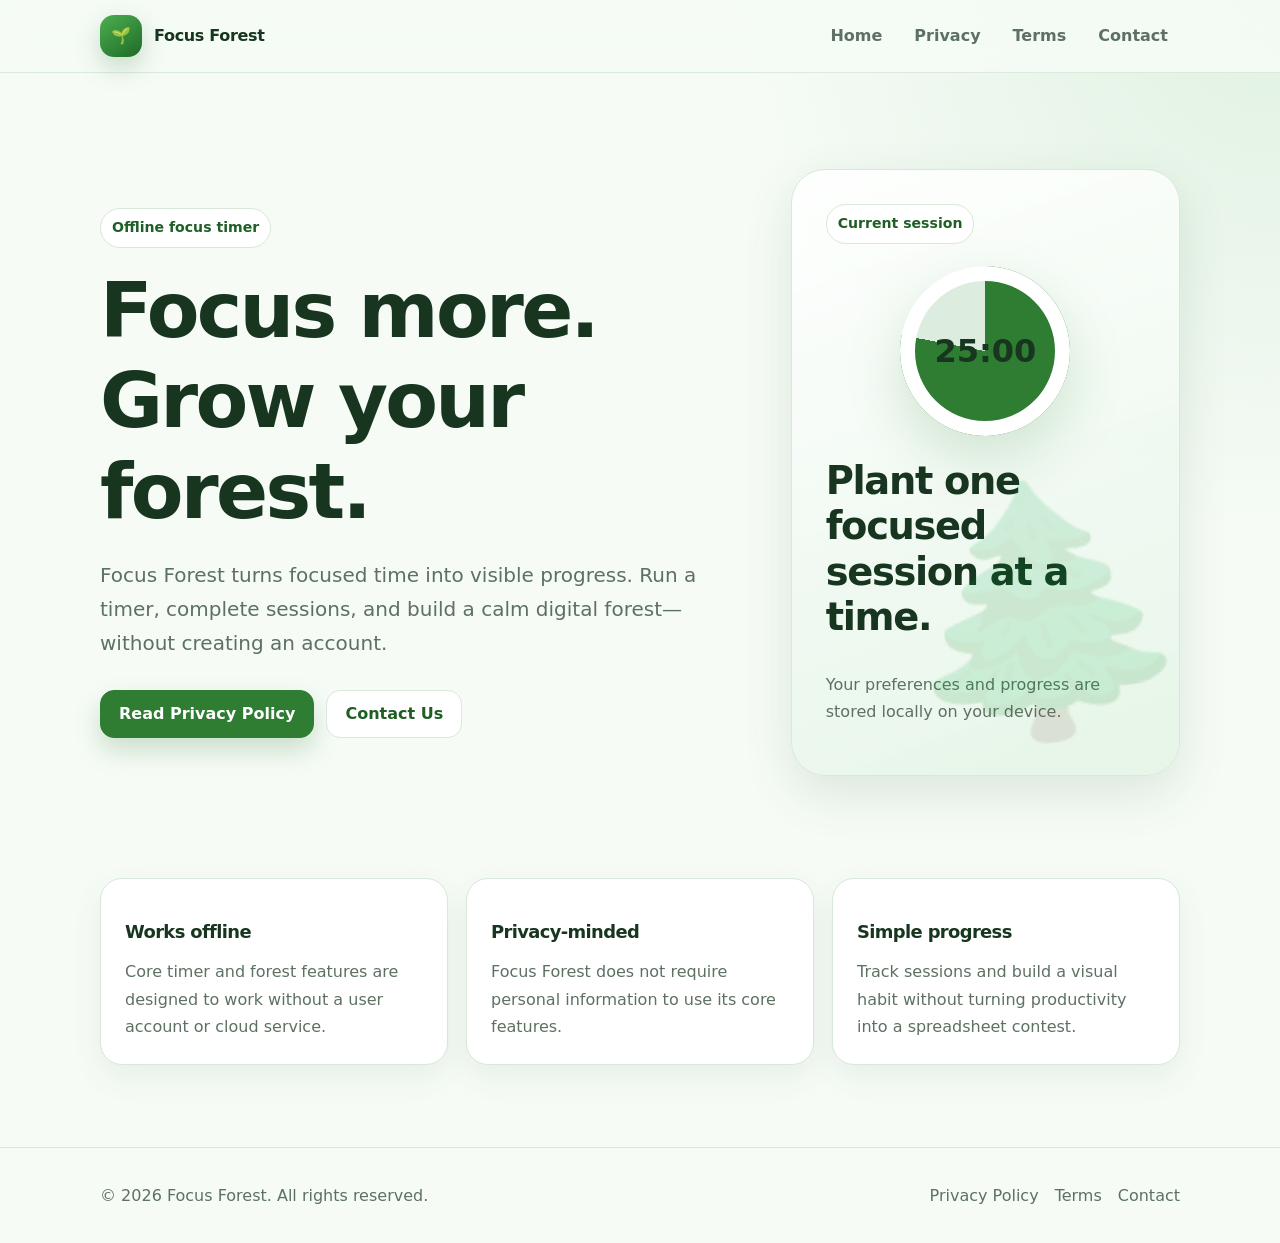
<file: docs/index.html>
<!doctype html>
<html lang="en">
<head>
  <meta charset="utf-8">
  <meta name="viewport" content="width=device-width, initial-scale=1">
  <meta name="description" content="Focus Forest is an offline focus timer that helps you focus more and grow your forest.">
  <title>Focus Forest — Focus more. Grow your forest.</title>
  <link rel="stylesheet" href="styles.css">
</head>
<body>

<header class="site-header">
  <div class="container nav">
    <a class="brand" href="index.html">
      <span class="brand-mark" aria-hidden="true">🌱</span>
      <span>Focus Forest</span>
    </a>
    <nav class="nav-links" aria-label="Primary navigation">
      <a href="index.html">Home</a>
      <a href="privacy-policy.html">Privacy</a>
      <a href="terms.html">Terms</a>
      <a href="contact.html">Contact</a>
    </nav>
  </div>
</header>

<main>
  <section class="hero">
    <div class="container hero-grid">
      <div>
        <span class="eyebrow">Offline focus timer</span>
        <h1>Focus more.<br>Grow your forest.</h1>
        <p class="lead">
          Focus Forest turns focused time into visible progress. Run a timer, complete sessions,
          and build a calm digital forest—without creating an account.
        </p>
        <div class="actions">
          <a class="button primary" href="privacy-policy.html">Read Privacy Policy</a>
          <a class="button secondary" href="contact.html">Contact Us</a>
        </div>
      </div>
      <div class="forest-card" aria-label="Focus timer preview">
        <span class="eyebrow">Current session</span>
        <div class="timer">25:00</div>
        <h2>Plant one focused session at a time.</h2>
        <p class="meta">Your preferences and progress are stored locally on your device.</p>
      </div>
    </div>
  </section>

  <section class="section">
    <div class="container">
      <div class="cards">
        <article class="card">
          <h3>Works offline</h3>
          <p>Core timer and forest features are designed to work without a user account or cloud service.</p>
        </article>
        <article class="card">
          <h3>Privacy-minded</h3>
          <p>Focus Forest does not require personal information to use its core features.</p>
        </article>
        <article class="card">
          <h3>Simple progress</h3>
          <p>Track sessions and build a visual habit without turning productivity into a spreadsheet contest.</p>
        </article>
      </div>
    </div>
  </section>
</main>

<footer class="site-footer">
  <div class="container footer-row">
    <span>© <span data-year></span> Focus Forest. All rights reserved.</span>
    <div class="footer-links">
      <a href="privacy-policy.html">Privacy Policy</a>
      <a href="terms.html">Terms</a>
      <a href="mailto:jamusman23045@gmail.com">Contact</a>
    </div>
  </div>
</footer>
<script src="script.js"></script>

</body>
</html>
</file>
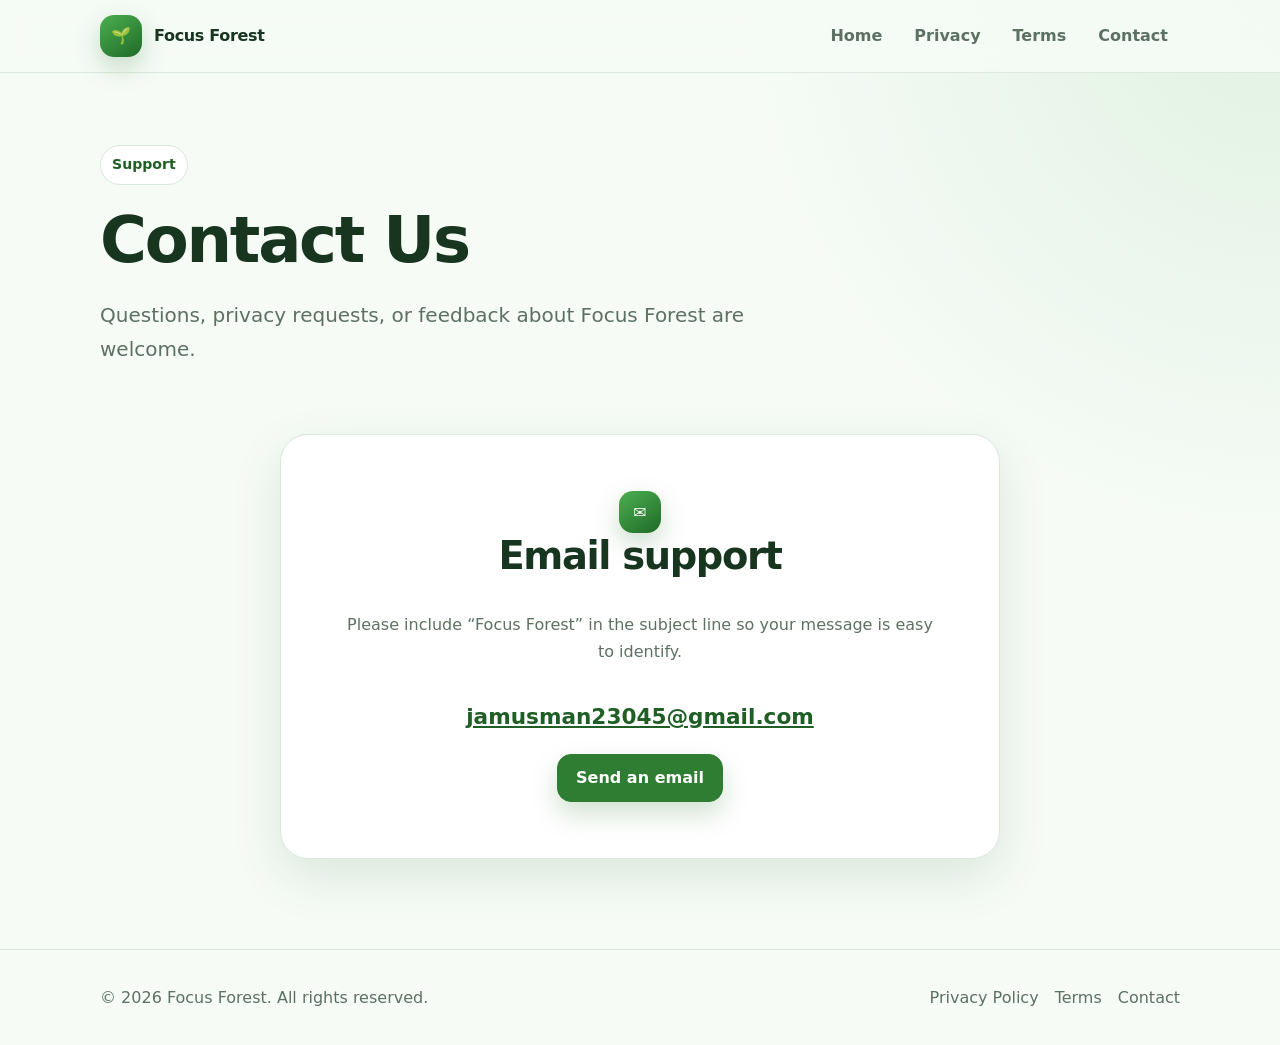
<file: docs/contact.html>
<!doctype html>
<html lang="en">
<head>
  <meta charset="utf-8">
  <meta name="viewport" content="width=device-width, initial-scale=1">
  <meta name="description" content="Contact Focus Forest support.">
  <title>Contact Us — Focus Forest</title>
  <link rel="stylesheet" href="styles.css">
</head>
<body>

<header class="site-header">
  <div class="container nav">
    <a class="brand" href="index.html">
      <span class="brand-mark" aria-hidden="true">🌱</span>
      <span>Focus Forest</span>
    </a>
    <nav class="nav-links" aria-label="Primary navigation">
      <a href="index.html">Home</a>
      <a href="privacy-policy.html">Privacy</a>
      <a href="terms.html">Terms</a>
      <a href="contact.html">Contact</a>
    </nav>
  </div>
</header>

<main>
  <section class="page-hero">
    <div class="container">
      <span class="eyebrow">Support</span>
      <h1>Contact Us</h1>
      <p class="lead">Questions, privacy requests, or feedback about Focus Forest are welcome.</p>
    </div>
  </section>

  <section class="container">
    <div class="contact-box">
      <div class="brand-mark" style="margin: 0 auto;">✉</div>
      <h2>Email support</h2>
      <p class="meta">Please include “Focus Forest” in the subject line so your message is easy to identify.</p>
      <a class="email" href="mailto:jamusman23045@gmail.com?subject=Focus%20Forest%20Support">jamusman23045@gmail.com</a>
      <div>
        <a class="button primary" href="mailto:jamusman23045@gmail.com?subject=Focus%20Forest%20Support">Send an email</a>
      </div>
    </div>
  </section>
</main>

<footer class="site-footer">
  <div class="container footer-row">
    <span>© <span data-year></span> Focus Forest. All rights reserved.</span>
    <div class="footer-links">
      <a href="privacy-policy.html">Privacy Policy</a>
      <a href="terms.html">Terms</a>
      <a href="mailto:jamusman23045@gmail.com">Contact</a>
    </div>
  </div>
</footer>
<script src="script.js"></script>

</body>
</html>
</file>
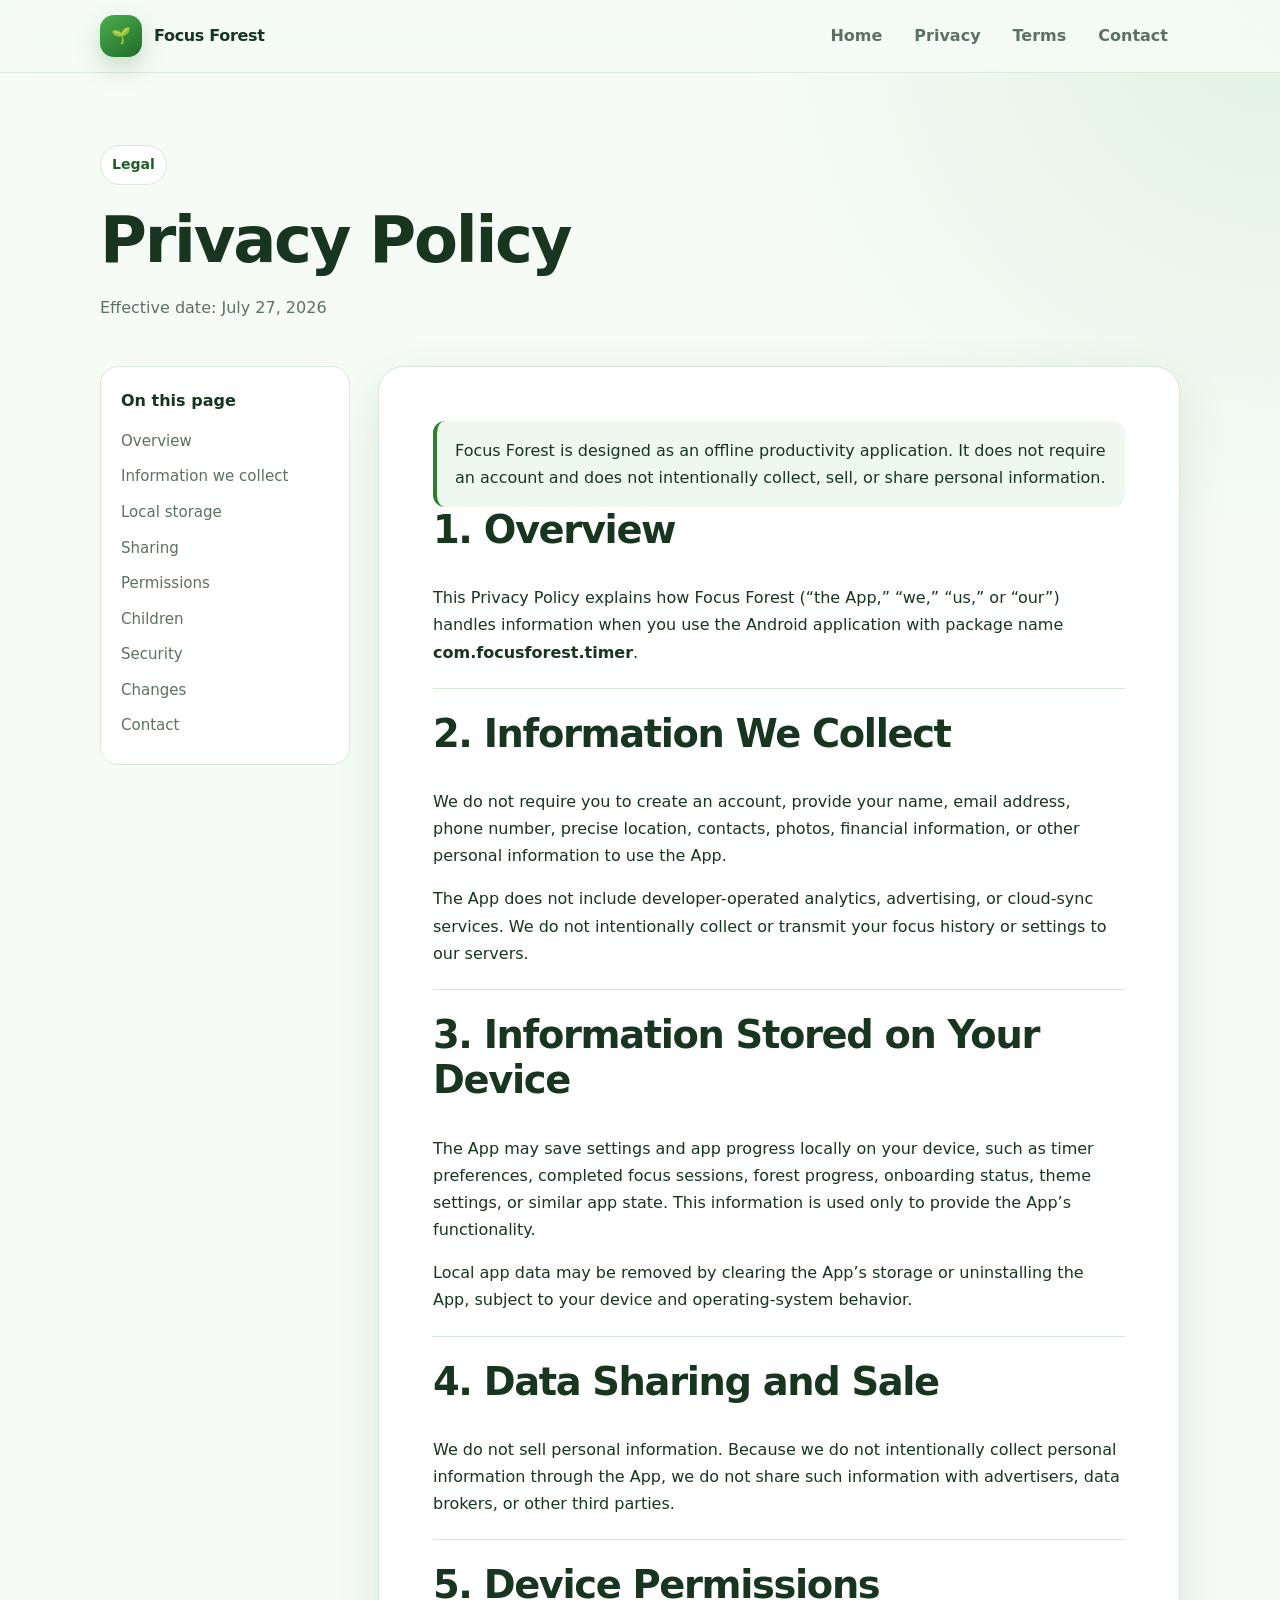
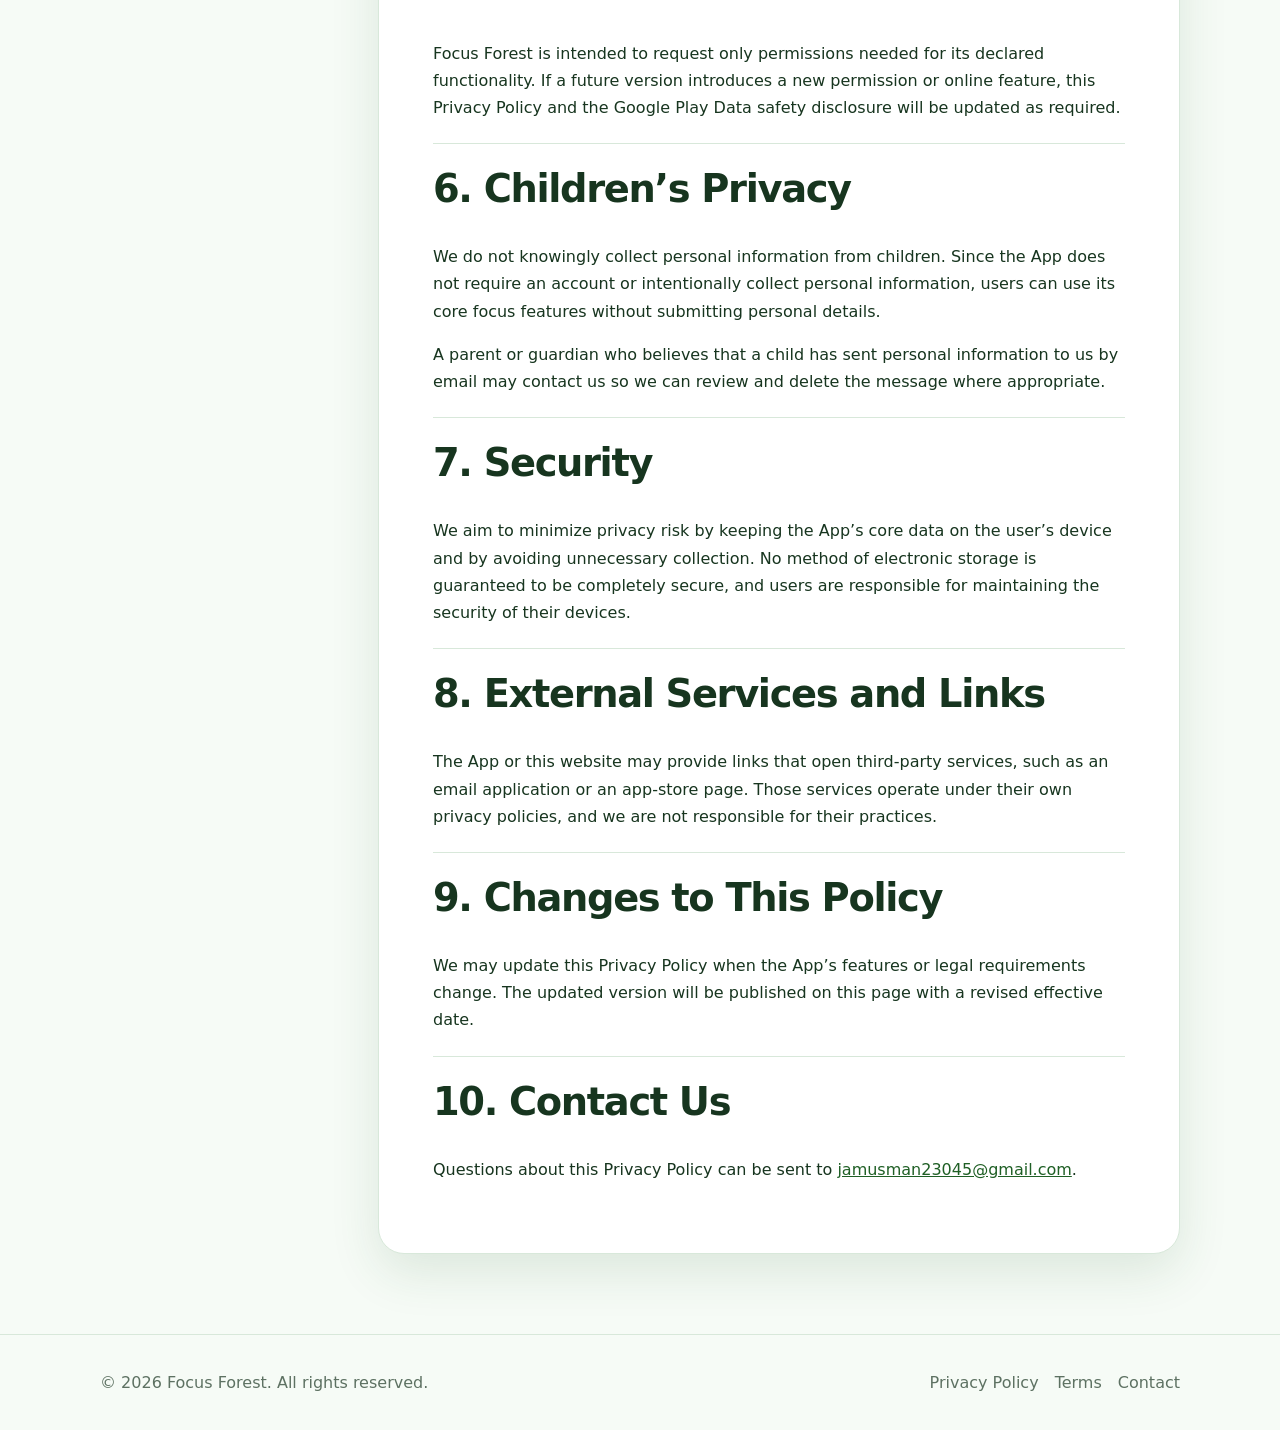
<file: docs/privacy-policy.html>
<!doctype html>
<html lang="en">
<head>
  <meta charset="utf-8">
  <meta name="viewport" content="width=device-width, initial-scale=1">
  <meta name="description" content="Privacy Policy for the Focus Forest Android application.">
  <title>Privacy Policy — Focus Forest</title>
  <link rel="stylesheet" href="styles.css">
</head>
<body>

<header class="site-header">
  <div class="container nav">
    <a class="brand" href="index.html">
      <span class="brand-mark" aria-hidden="true">🌱</span>
      <span>Focus Forest</span>
    </a>
    <nav class="nav-links" aria-label="Primary navigation">
      <a href="index.html">Home</a>
      <a href="privacy-policy.html">Privacy</a>
      <a href="terms.html">Terms</a>
      <a href="contact.html">Contact</a>
    </nav>
  </div>
</header>

<main>
  <section class="page-hero">
    <div class="container">
      <span class="eyebrow">Legal</span>
      <h1>Privacy Policy</h1>
      <p class="meta">Effective date: July 27, 2026</p>
    </div>
  </section>

  <div class="container policy-layout">
    <aside class="toc" aria-label="Table of contents">
      <strong>On this page</strong>
      <a href="#overview">Overview</a>
      <a href="#data">Information we collect</a>
      <a href="#local">Local storage</a>
      <a href="#sharing">Sharing</a>
      <a href="#permissions">Permissions</a>
      <a href="#children">Children</a>
      <a href="#security">Security</a>
      <a href="#changes">Changes</a>
      <a href="#contact">Contact</a>
    </aside>

    <article class="document">
      <div class="notice">
        Focus Forest is designed as an offline productivity application. It does not require an
        account and does not intentionally collect, sell, or share personal information.
      </div>

      <section id="overview">
        <h2>1. Overview</h2>
        <p>
          This Privacy Policy explains how Focus Forest (“the App,” “we,” “us,” or “our”) handles
          information when you use the Android application with package name
          <strong>com.focusforest.timer</strong>.
        </p>
      </section>

      <section id="data">
        <h2>2. Information We Collect</h2>
        <p>
          We do not require you to create an account, provide your name, email address, phone
          number, precise location, contacts, photos, financial information, or other personal
          information to use the App.
        </p>
        <p>
          The App does not include developer-operated analytics, advertising, or cloud-sync
          services. We do not intentionally collect or transmit your focus history or settings to
          our servers.
        </p>
      </section>

      <section id="local">
        <h2>3. Information Stored on Your Device</h2>
        <p>
          The App may save settings and app progress locally on your device, such as timer
          preferences, completed focus sessions, forest progress, onboarding status, theme
          settings, or similar app state. This information is used only to provide the App’s
          functionality.
        </p>
        <p>
          Local app data may be removed by clearing the App’s storage or uninstalling the App,
          subject to your device and operating-system behavior.
        </p>
      </section>

      <section id="sharing">
        <h2>4. Data Sharing and Sale</h2>
        <p>
          We do not sell personal information. Because we do not intentionally collect personal
          information through the App, we do not share such information with advertisers, data
          brokers, or other third parties.
        </p>
      </section>

      <section id="permissions">
        <h2>5. Device Permissions</h2>
        <p>
          Focus Forest is intended to request only permissions needed for its declared
          functionality. If a future version introduces a new permission or online feature, this
          Privacy Policy and the Google Play Data safety disclosure will be updated as required.
        </p>
      </section>

      <section id="children">
        <h2>6. Children’s Privacy</h2>
        <p>
          We do not knowingly collect personal information from children. Since the App does not
          require an account or intentionally collect personal information, users can use its core
          focus features without submitting personal details.
        </p>
        <p>
          A parent or guardian who believes that a child has sent personal information to us by
          email may contact us so we can review and delete the message where appropriate.
        </p>
      </section>

      <section id="security">
        <h2>7. Security</h2>
        <p>
          We aim to minimize privacy risk by keeping the App’s core data on the user’s device and
          by avoiding unnecessary collection. No method of electronic storage is guaranteed to be
          completely secure, and users are responsible for maintaining the security of their
          devices.
        </p>
      </section>

      <section id="external">
        <h2>8. External Services and Links</h2>
        <p>
          The App or this website may provide links that open third-party services, such as an
          email application or an app-store page. Those services operate under their own privacy
          policies, and we are not responsible for their practices.
        </p>
      </section>

      <section id="changes">
        <h2>9. Changes to This Policy</h2>
        <p>
          We may update this Privacy Policy when the App’s features or legal requirements change.
          The updated version will be published on this page with a revised effective date.
        </p>
      </section>

      <section id="contact">
        <h2>10. Contact Us</h2>
        <p>
          Questions about this Privacy Policy can be sent to
          <a href="mailto:jamusman23045@gmail.com">jamusman23045@gmail.com</a>.
        </p>
      </section>
    </article>
  </div>
</main>

<footer class="site-footer">
  <div class="container footer-row">
    <span>© <span data-year></span> Focus Forest. All rights reserved.</span>
    <div class="footer-links">
      <a href="privacy-policy.html">Privacy Policy</a>
      <a href="terms.html">Terms</a>
      <a href="mailto:jamusman23045@gmail.com">Contact</a>
    </div>
  </div>
</footer>
<script src="script.js"></script>

</body>
</html>
</file>
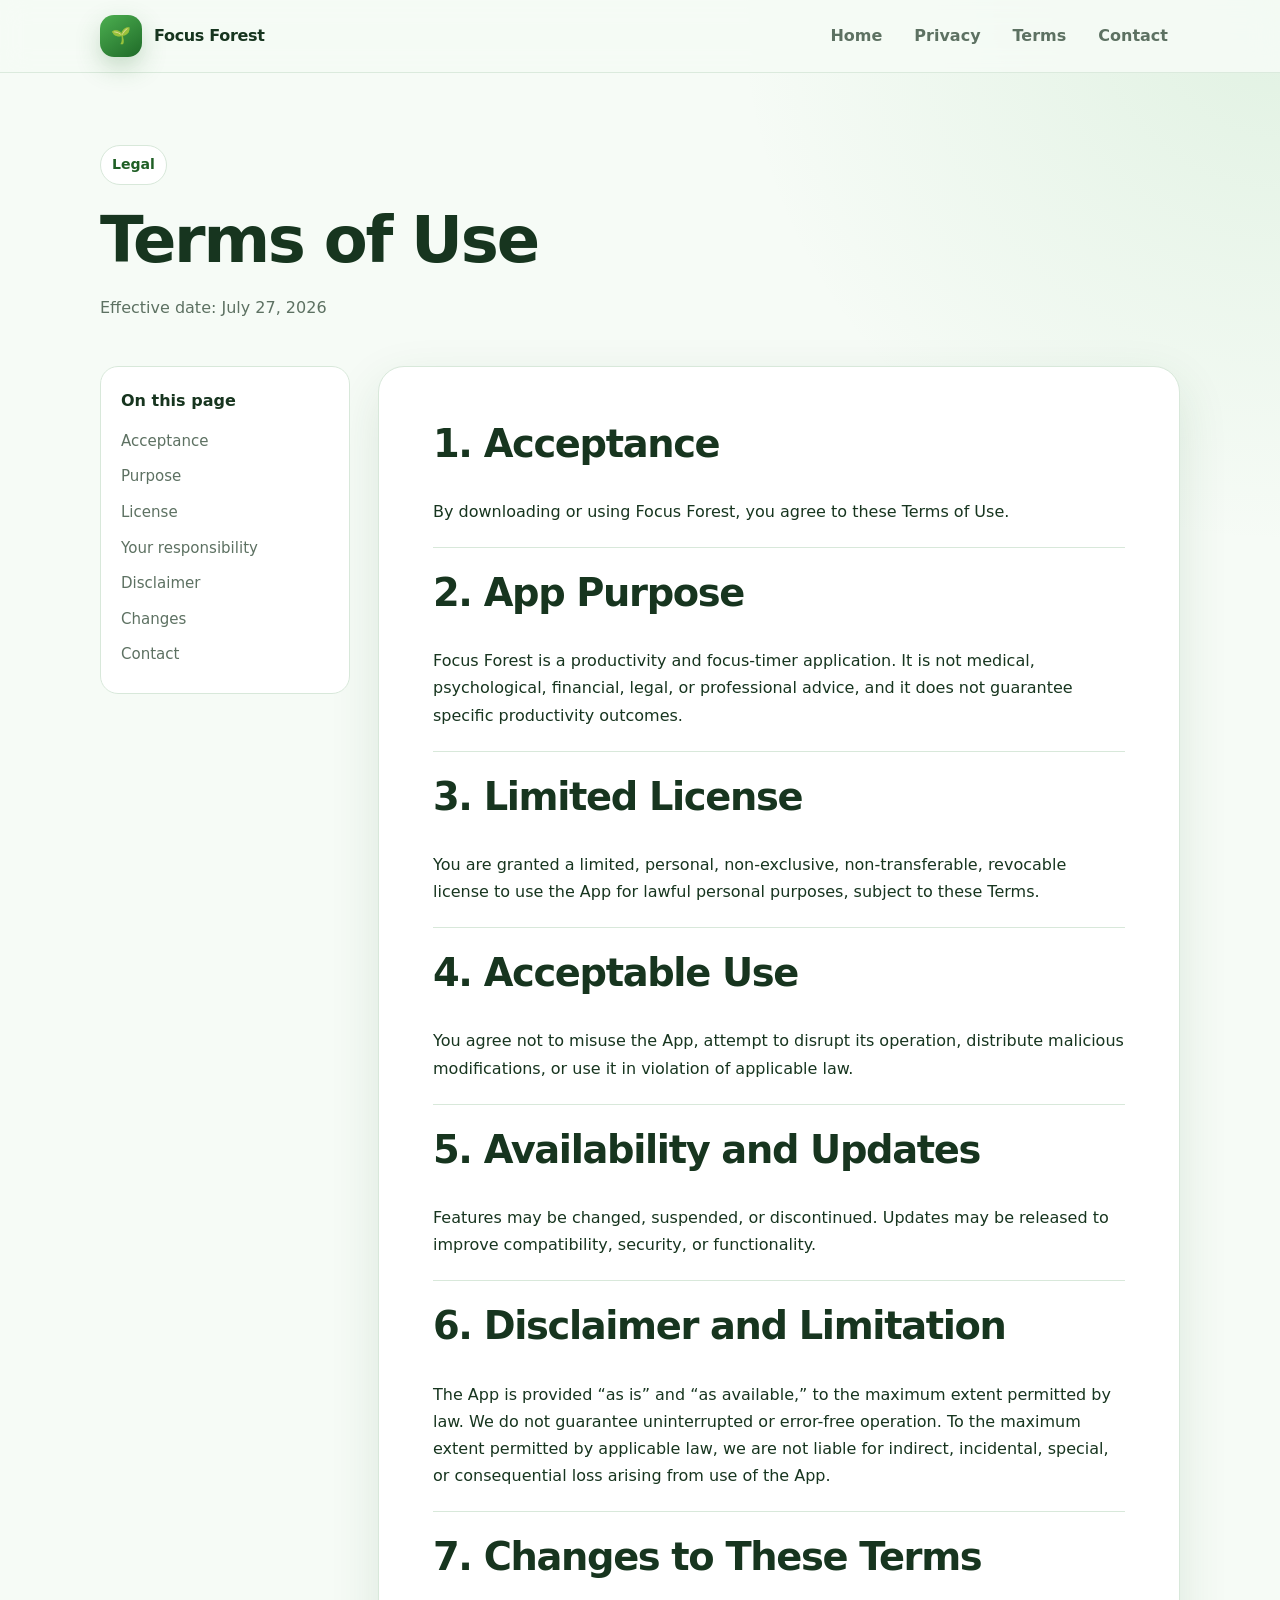
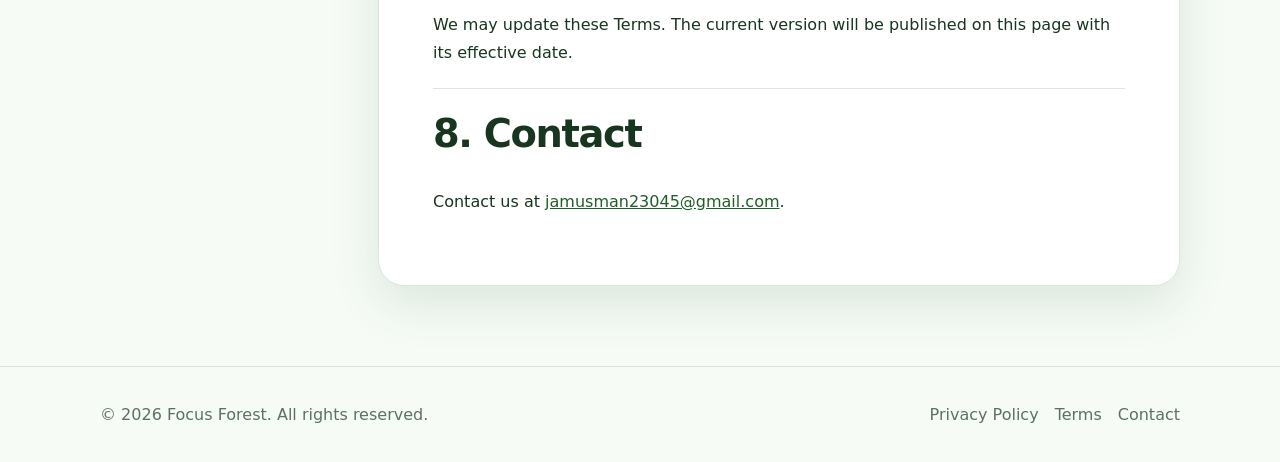
<file: docs/terms.html>
<!doctype html>
<html lang="en">
<head>
  <meta charset="utf-8">
  <meta name="viewport" content="width=device-width, initial-scale=1">
  <meta name="description" content="Terms of Use for Focus Forest.">
  <title>Terms of Use — Focus Forest</title>
  <link rel="stylesheet" href="styles.css">
</head>
<body>

<header class="site-header">
  <div class="container nav">
    <a class="brand" href="index.html">
      <span class="brand-mark" aria-hidden="true">🌱</span>
      <span>Focus Forest</span>
    </a>
    <nav class="nav-links" aria-label="Primary navigation">
      <a href="index.html">Home</a>
      <a href="privacy-policy.html">Privacy</a>
      <a href="terms.html">Terms</a>
      <a href="contact.html">Contact</a>
    </nav>
  </div>
</header>

<main>
  <section class="page-hero">
    <div class="container">
      <span class="eyebrow">Legal</span>
      <h1>Terms of Use</h1>
      <p class="meta">Effective date: July 27, 2026</p>
    </div>
  </section>

  <div class="container policy-layout">
    <aside class="toc">
      <strong>On this page</strong>
      <a href="#acceptance">Acceptance</a>
      <a href="#purpose">Purpose</a>
      <a href="#license">License</a>
      <a href="#responsibility">Your responsibility</a>
      <a href="#disclaimer">Disclaimer</a>
      <a href="#changes">Changes</a>
      <a href="#contact">Contact</a>
    </aside>

    <article class="document">
      <section id="acceptance">
        <h2>1. Acceptance</h2>
        <p>By downloading or using Focus Forest, you agree to these Terms of Use.</p>
      </section>

      <section id="purpose">
        <h2>2. App Purpose</h2>
        <p>
          Focus Forest is a productivity and focus-timer application. It is not medical,
          psychological, financial, legal, or professional advice, and it does not guarantee
          specific productivity outcomes.
        </p>
      </section>

      <section id="license">
        <h2>3. Limited License</h2>
        <p>
          You are granted a limited, personal, non-exclusive, non-transferable, revocable license
          to use the App for lawful personal purposes, subject to these Terms.
        </p>
      </section>

      <section id="responsibility">
        <h2>4. Acceptable Use</h2>
        <p>
          You agree not to misuse the App, attempt to disrupt its operation, distribute malicious
          modifications, or use it in violation of applicable law.
        </p>
      </section>

      <section id="availability">
        <h2>5. Availability and Updates</h2>
        <p>
          Features may be changed, suspended, or discontinued. Updates may be released to improve
          compatibility, security, or functionality.
        </p>
      </section>

      <section id="disclaimer">
        <h2>6. Disclaimer and Limitation</h2>
        <p>
          The App is provided “as is” and “as available,” to the maximum extent permitted by law.
          We do not guarantee uninterrupted or error-free operation. To the maximum extent
          permitted by applicable law, we are not liable for indirect, incidental, special, or
          consequential loss arising from use of the App.
        </p>
      </section>

      <section id="changes">
        <h2>7. Changes to These Terms</h2>
        <p>
          We may update these Terms. The current version will be published on this page with its
          effective date.
        </p>
      </section>

      <section id="contact">
        <h2>8. Contact</h2>
        <p>Contact us at <a href="mailto:jamusman23045@gmail.com">jamusman23045@gmail.com</a>.</p>
      </section>
    </article>
  </div>
</main>

<footer class="site-footer">
  <div class="container footer-row">
    <span>© <span data-year></span> Focus Forest. All rights reserved.</span>
    <div class="footer-links">
      <a href="privacy-policy.html">Privacy Policy</a>
      <a href="terms.html">Terms</a>
      <a href="mailto:jamusman23045@gmail.com">Contact</a>
    </div>
  </div>
</footer>
<script src="script.js"></script>

</body>
</html>
</file>
<file: docs/styles.css>
:root {
  --bg: #f6fbf6;
  --surface: #ffffff;
  --surface-soft: #eef8ef;
  --text: #17351f;
  --muted: #5d7162;
  --primary: #2e7d32;
  --primary-dark: #1f5f25;
  --border: #d8e8da;
  --shadow: 0 18px 50px rgba(32, 87, 40, 0.12);
  --radius: 22px;
}

* { box-sizing: border-box; }
html { scroll-behavior: smooth; }

body {
  margin: 0;
  font-family: Inter, ui-sans-serif, system-ui, -apple-system, BlinkMacSystemFont, "Segoe UI", sans-serif;
  background:
    radial-gradient(circle at top right, rgba(101, 187, 111, .15), transparent 34rem),
    var(--bg);
  color: var(--text);
  line-height: 1.7;
}

a { color: var(--primary-dark); }
a:hover { color: var(--primary); }

.container {
  width: min(1080px, calc(100% - 32px));
  margin-inline: auto;
}

.site-header {
  position: sticky;
  top: 0;
  z-index: 20;
  background: rgba(246, 251, 246, .9);
  border-bottom: 1px solid rgba(216, 232, 218, .9);
  backdrop-filter: blur(14px);
}

.nav {
  min-height: 72px;
  display: flex;
  align-items: center;
  justify-content: space-between;
  gap: 24px;
}

.brand {
  display: inline-flex;
  align-items: center;
  gap: 12px;
  color: var(--text);
  text-decoration: none;
  font-weight: 800;
  letter-spacing: -.02em;
}

.brand-mark {
  display: grid;
  place-items: center;
  width: 42px;
  height: 42px;
  border-radius: 14px;
  background: linear-gradient(145deg, #4caf50, #1f6a28);
  color: #fff;
  box-shadow: 0 10px 24px rgba(46, 125, 50, .25);
}

.nav-links {
  display: flex;
  flex-wrap: wrap;
  gap: 8px;
  align-items: center;
}

.nav-links a {
  padding: 9px 12px;
  border-radius: 12px;
  text-decoration: none;
  color: var(--muted);
  font-weight: 650;
}

.nav-links a:hover,
.nav-links a.active {
  background: var(--surface-soft);
  color: var(--primary-dark);
}

.hero {
  padding: 96px 0 70px;
}

.hero-grid {
  display: grid;
  grid-template-columns: 1.25fr .75fr;
  gap: 42px;
  align-items: center;
}

.eyebrow {
  display: inline-block;
  padding: 7px 11px;
  border: 1px solid var(--border);
  border-radius: 999px;
  background: var(--surface);
  color: var(--primary-dark);
  font-weight: 750;
  font-size: .88rem;
}

h1, h2, h3 {
  line-height: 1.18;
  letter-spacing: -.035em;
}

h1 {
  margin: 18px 0;
  max-width: 760px;
  font-size: clamp(2.6rem, 6vw, 5.4rem);
}

h2 { font-size: clamp(1.6rem, 3vw, 2.4rem); margin-top: 0; }
h3 { font-size: 1.12rem; margin-bottom: 6px; }

.lead {
  max-width: 680px;
  color: var(--muted);
  font-size: clamp(1.05rem, 2vw, 1.25rem);
}

.actions {
  display: flex;
  flex-wrap: wrap;
  gap: 12px;
  margin-top: 30px;
}

.button {
  display: inline-flex;
  align-items: center;
  justify-content: center;
  min-height: 48px;
  padding: 0 18px;
  border-radius: 14px;
  border: 1px solid var(--border);
  text-decoration: none;
  font-weight: 760;
}

.button.primary {
  background: var(--primary);
  border-color: var(--primary);
  color: white;
  box-shadow: 0 12px 26px rgba(46, 125, 50, .22);
}

.button.secondary {
  background: var(--surface);
  color: var(--primary-dark);
}

.forest-card {
  position: relative;
  overflow: hidden;
  min-height: 360px;
  padding: 34px;
  border: 1px solid var(--border);
  border-radius: 34px;
  background:
    linear-gradient(160deg, rgba(255,255,255,.95), rgba(229,245,231,.96));
  box-shadow: var(--shadow);
}

.forest-card::after {
  content: "🌲";
  position: absolute;
  right: -12px;
  bottom: -38px;
  font-size: 15rem;
  opacity: .14;
  transform: rotate(-7deg);
}

.timer {
  width: 170px;
  height: 170px;
  margin: 22px auto;
  border-radius: 50%;
  display: grid;
  place-items: center;
  background: conic-gradient(var(--primary) 0 78%, #dcecdf 78% 100%);
  box-shadow: inset 0 0 0 15px white, 0 22px 55px rgba(46, 125, 50, .18);
  font-size: 2rem;
  font-weight: 850;
}

.section { padding: 32px 0 82px; }

.cards {
  display: grid;
  grid-template-columns: repeat(3, 1fr);
  gap: 18px;
}

.card {
  padding: 24px;
  border: 1px solid var(--border);
  border-radius: var(--radius);
  background: var(--surface);
  box-shadow: 0 12px 32px rgba(32, 87, 40, .07);
}

.card p { color: var(--muted); margin-bottom: 0; }

.page-hero {
  padding: 72px 0 28px;
}

.page-hero h1 {
  font-size: clamp(2.3rem, 5vw, 4rem);
  margin-bottom: 12px;
}

.meta {
  color: var(--muted);
}

.policy-layout {
  display: grid;
  grid-template-columns: 250px minmax(0, 1fr);
  gap: 28px;
  align-items: start;
  padding-bottom: 80px;
}

.toc {
  position: sticky;
  top: 96px;
  padding: 20px;
  border: 1px solid var(--border);
  border-radius: 18px;
  background: var(--surface);
}

.toc strong { display: block; margin-bottom: 10px; }
.toc a {
  display: block;
  padding: 5px 0;
  color: var(--muted);
  text-decoration: none;
  font-size: .94rem;
}

.document {
  padding: clamp(24px, 5vw, 54px);
  border: 1px solid var(--border);
  border-radius: 26px;
  background: var(--surface);
  box-shadow: var(--shadow);
}

.document section + section {
  padding-top: 22px;
  margin-top: 22px;
  border-top: 1px solid var(--border);
}

.notice {
  padding: 16px 18px;
  border-left: 4px solid var(--primary);
  border-radius: 12px;
  background: var(--surface-soft);
}

.contact-box {
  max-width: 720px;
  margin: 20px auto 90px;
  padding: clamp(28px, 6vw, 56px);
  text-align: center;
  border: 1px solid var(--border);
  border-radius: 28px;
  background: var(--surface);
  box-shadow: var(--shadow);
}

.email {
  display: inline-block;
  margin: 18px 0;
  font-size: clamp(1.05rem, 3vw, 1.35rem);
  font-weight: 800;
  word-break: break-word;
}

.site-footer {
  padding: 34px 0;
  border-top: 1px solid var(--border);
  color: var(--muted);
}

.footer-row {
  display: flex;
  justify-content: space-between;
  align-items: center;
  gap: 20px;
  flex-wrap: wrap;
}

.footer-links {
  display: flex;
  gap: 16px;
  flex-wrap: wrap;
}

.footer-links a {
  color: var(--muted);
  text-decoration: none;
}

@media (max-width: 800px) {
  .hero-grid,
  .policy-layout {
    grid-template-columns: 1fr;
  }

  .cards { grid-template-columns: 1fr; }
  .toc { position: static; }
  .nav { align-items: flex-start; padding: 14px 0; }
  .nav-links { justify-content: flex-end; }
}

@media (max-width: 560px) {
  .nav {
    flex-direction: column;
    align-items: stretch;
  }
  .nav-links { justify-content: flex-start; }
  .hero { padding-top: 60px; }
}
</file>
